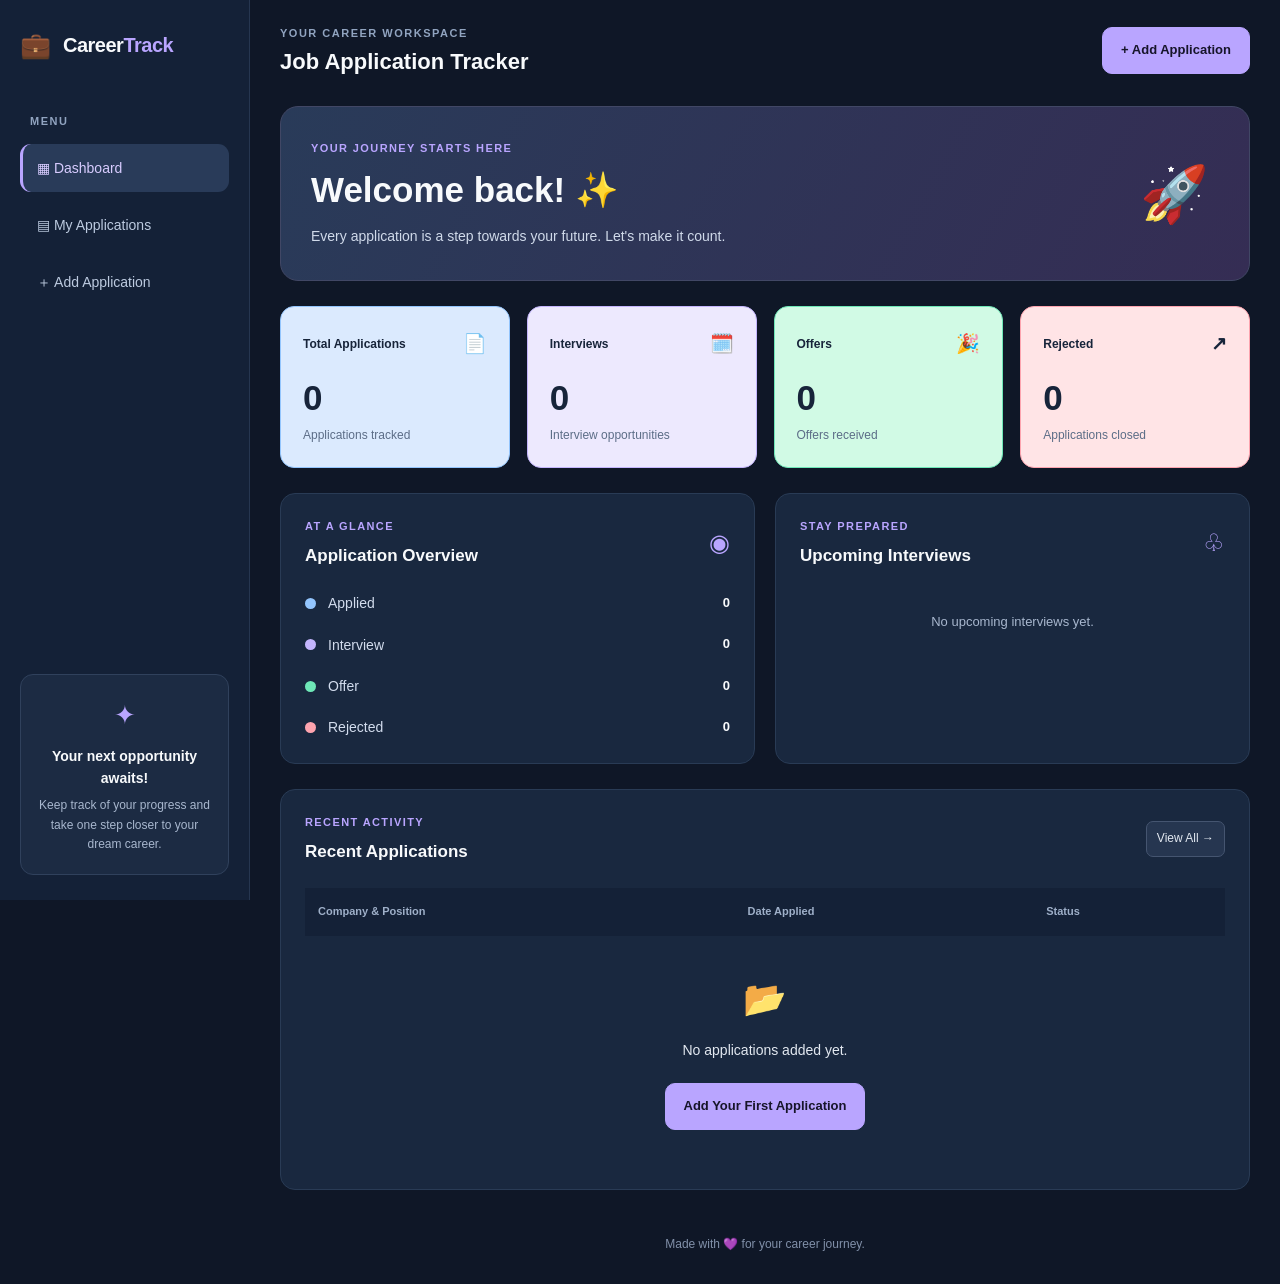
<file: index.html>
<!DOCTYPE html>
<html lang="en">
<head>
    <meta charset="UTF-8">
    <meta name="viewport" content="width=device-width, initial-scale=1.0">
    <meta name="description" content="CareerTrack helps you organise job and internship applications, track interviews and monitor your career progress.">
    <title>Dashboard | CareerTrack</title>

    <link rel="stylesheet" href="css/style.css">
    <script src="js/app.js" defer></script>
</head>
<body>

<div class="app-container">

    <aside class="sidebar">
        <div class="logo">
            <span class="logo-icon">💼</span>
            <h2>Career<span>Track</span></h2>
        </div>

        <p class="menu-heading">MENU</p>

        <nav class="sidebar-nav" aria-label="Main navigation">
            <a href="index.html" class="nav-link active" aria-current="page">▦ Dashboard</a>
            <a href="applications.html" class="nav-link">▤ My Applications</a>
            <a href="add-application.html" class="nav-link">＋ Add Application</a>
        </nav>

        <div class="sidebar-bottom">
            <div class="motivation-icon">✦</div>
            <h3>Your next opportunity awaits!</h3>
            <p>Keep track of your progress and take one step closer to your dream career.</p>
        </div>
    </aside>

    <main class="main-content">

        <header class="topbar">
            <div>
                <p class="topbar-label">YOUR CAREER WORKSPACE</p>
                <h2>Job Application Tracker</h2>
            </div>

            <a href="add-application.html" class="topbar-button">
                + Add Application
            </a>
        </header>

        <section class="welcome-section">
            <div>
                <p class="eyebrow">YOUR JOURNEY STARTS HERE</p>
                <h1>Welcome back! ✨</h1>
                <p class="welcome-text">
                    Every application is a step towards your future.
                    Let's make it count.
                </p>
            </div>

            <div class="welcome-illustration" aria-hidden="true">🚀</div>
        </section>

        <!-- Main Statistics -->
        <section class="stats-grid" aria-label="Application statistics">

            <article class="stat-card blue-card">
                <div class="stat-top">
                    <span>Total Applications</span>
                    <span class="stat-icon" aria-hidden="true">📄</span>
                </div>
                <h2 id="totalApplications">0</h2>
                <p>Applications tracked</p>
            </article>

            <article class="stat-card purple-card">
                <div class="stat-top">
                    <span>Interviews</span>
                    <span class="stat-icon" aria-hidden="true">🗓️</span>
                </div>
                <h2 id="totalInterviews">0</h2>
                <p>Interview opportunities</p>
            </article>

            <article class="stat-card green-card">
                <div class="stat-top">
                    <span>Offers</span>
                    <span class="stat-icon" aria-hidden="true">🎉</span>
                </div>
                <h2 id="totalOffers">0</h2>
                <p>Offers received</p>
            </article>

            <article class="stat-card pink-card">
                <div class="stat-top">
                    <span>Rejected</span>
                    <span class="stat-icon" aria-hidden="true">↗</span>
                </div>
                <h2 id="totalRejected">0</h2>
                <p>Applications closed</p>
            </article>

        </section>

        <!-- Overview and Upcoming Interviews -->
        <section class="dashboard-grid">

            <article class="panel">
                <div class="panel-heading">
                    <div>
                        <p class="eyebrow">AT A GLANCE</p>
                        <h2>Application Overview</h2>
                    </div>
                    <span class="heading-icon" aria-hidden="true">◉</span>
                </div>

                <div class="overview-list">

                    <div class="overview-item">
                        <span class="overview-dot dot-applied"></span>
                        <span>Applied</span>
                        <strong id="overviewApplied">0</strong>
                    </div>

                    <div class="overview-item">
                        <span class="overview-dot dot-interview"></span>
                        <span>Interview</span>
                        <strong id="overviewInterview">0</strong>
                    </div>

                    <div class="overview-item">
                        <span class="overview-dot dot-offer"></span>
                        <span>Offer</span>
                        <strong id="overviewOffer">0</strong>
                    </div>

                    <div class="overview-item">
                        <span class="overview-dot dot-rejected"></span>
                        <span>Rejected</span>
                        <strong id="overviewRejected">0</strong>
                    </div>

                </div>
            </article>

            <article class="panel">
                <div class="panel-heading">
                    <div>
                        <p class="eyebrow">STAY PREPARED</p>
                        <h2>Upcoming Interviews</h2>
                    </div>
                    <span class="heading-icon" aria-hidden="true">♧</span>
                </div>

                <div id="upcomingInterviews">
                    <p>No upcoming interviews yet.</p>
                </div>
            </article>

        </section>

        <!-- Recent Applications -->
        <section class="panel">
            <div class="panel-heading">
                <div>
                    <p class="eyebrow">RECENT ACTIVITY</p>
                    <h2>Recent Applications</h2>
                </div>

                <a href="applications.html" class="action-button">
                    View All →
                </a>
            </div>

            <div class="table-wrapper">
                <table class="applications-table">
                    <thead>
                        <tr>
                            <th>Company & Position</th>
                            <th>Date Applied</th>
                            <th>Status</th>
                        </tr>
                    </thead>
                    <tbody id="recentApplicationsBody"></tbody>
                </table>
            </div>

            <div id="recentEmptyState" class="empty-state" hidden>
                <span class="empty-icon" aria-hidden="true">📂</span>
                <p>No applications added yet.</p>
                <a href="add-application.html" class="topbar-button">
                    Add Your First Application
                </a>
            </div>
        </section>

        <footer class="footer">
            Made with 💜 for your career journey.
        </footer>

    </main>
</div>

</body>
</html>
</file>
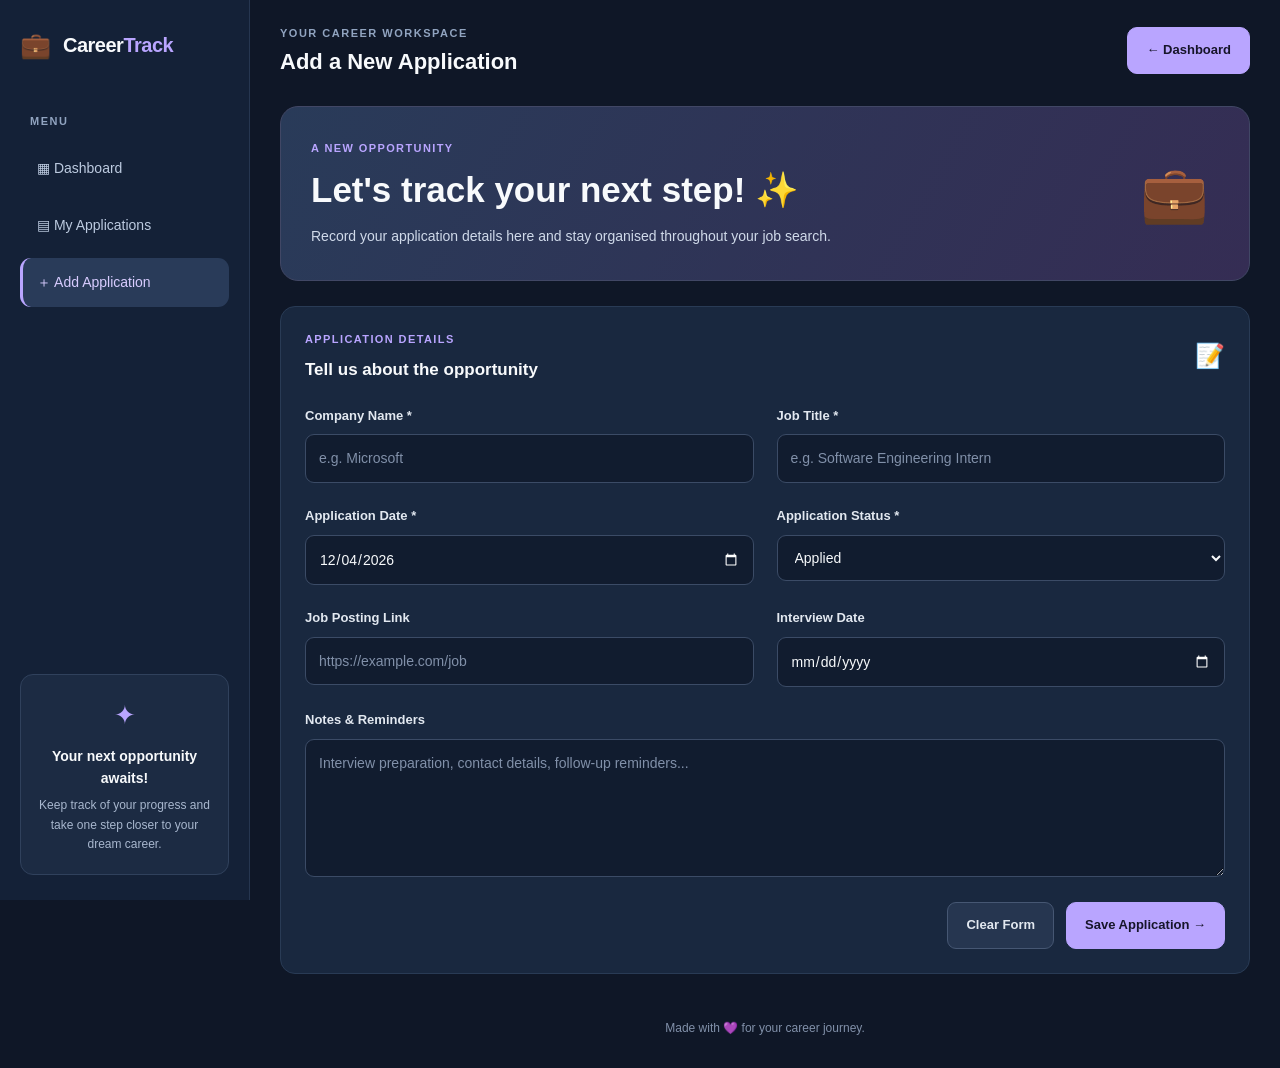
<file: add-application.html>
<!DOCTYPE html>
<html lang="en">
<head>
    <meta charset="UTF-8">
    <meta name="viewport" content="width=device-width, initial-scale=1.0">
    <meta name="description" content="Record a new job or internship application with CareerTrack.">
    <title>Add Application | CareerTrack</title>

    <link rel="stylesheet" href="css/style.css">
    <script src="js/form.js" defer></script>
</head>
<body>

<div class="app-container">

    <aside class="sidebar">
        <div class="logo">
            <span class="logo-icon">💼</span>
            <h2>Career<span>Track</span></h2>
        </div>

        <p class="menu-heading">MENU</p>

        <nav class="sidebar-nav" aria-label="Main navigation">
            <a href="index.html" class="nav-link">▦ Dashboard</a>
            <a href="applications.html" class="nav-link">▤ My Applications</a>
            <a href="add-application.html" class="nav-link active" aria-current="page">＋ Add Application</a>
        </nav>

        <div class="sidebar-bottom">
            <div class="motivation-icon">✦</div>
            <h3>Your next opportunity awaits!</h3>
            <p>Keep track of your progress and take one step closer to your dream career.</p>
        </div>
    </aside>

    <main class="main-content">

        <header class="topbar">
            <div>
                <p class="topbar-label">YOUR CAREER WORKSPACE</p>
                <h2>Add a New Application</h2>
            </div>

            <a href="index.html" class="topbar-button">
                ← Dashboard
            </a>
        </header>

        <section class="welcome-section">
            <div>
                <p class="eyebrow">A NEW OPPORTUNITY</p>
                <h1>Let's track your next step! ✨</h1>
                <p class="welcome-text">
                    Record your application details here and stay
                    organised throughout your job search.
                </p>
            </div>

            <div class="welcome-illustration" aria-hidden="true">💼</div>
        </section>

        <section class="panel form-panel">

            <div class="panel-heading">
                <div>
                    <p class="eyebrow">APPLICATION DETAILS</p>
                    <h2>Tell us about the opportunity</h2>
                </div>
                <span class="heading-icon" aria-hidden="true">📝</span>
            </div>

            <form id="applicationForm">

                <div class="form-grid">

                    <div class="form-group">
                        <label for="company">Company Name *</label>
                        <input
                            type="text"
                            id="company"
                            name="company"
                            placeholder="e.g. Microsoft"
                            maxlength="100"
                            autocomplete="organization"
                            required
                        >
                    </div>

                    <div class="form-group">
                        <label for="jobTitle">Job Title *</label>
                        <input
                            type="text"
                            id="jobTitle"
                            name="jobTitle"
                            placeholder="e.g. Software Engineering Intern"
                            maxlength="100"
                            required
                        >
                    </div>

                    <div class="form-group">
                        <label for="applicationDate">Application Date *</label>
                        <input
                            type="date"
                            id="applicationDate"
                            name="applicationDate"
                            required
                        >
                    </div>

                    <div class="form-group">
                        <label for="status">Application Status *</label>
                        <select id="status" name="status" required>
                            <option value="Applied">Applied</option>
                            <option value="Interview">Interview</option>
                            <option value="Offer">Offer</option>
                            <option value="Rejected">Rejected</option>
                        </select>
                    </div>

                    <div class="form-group">
                        <label for="jobLink">Job Posting Link</label>
                        <input
                            type="url"
                            id="jobLink"
                            name="jobLink"
                            placeholder="https://example.com/job"
                            maxlength="500"
                        >
                    </div>

                    <div class="form-group">
                        <label for="interviewDate">Interview Date</label>
                        <input
                            type="date"
                            id="interviewDate"
                            name="interviewDate"
                        >
                    </div>

                    <div class="form-group full-width">
                        <label for="notes">Notes & Reminders</label>
                        <textarea
                            id="notes"
                            name="notes"
                            rows="5"
                            maxlength="2000"
                            placeholder="Interview preparation, contact details, follow-up reminders..."
                        ></textarea>
                    </div>

                </div>

                <div
                    id="formMessage"
                    class="form-message"
                    role="status"
                    aria-live="polite"
                ></div>

                <div class="form-actions">
                    <button type="reset" class="secondary-button">
                        Clear Form
                    </button>

                    <button type="submit" class="primary-button">
                        Save Application →
                    </button>
                </div>

            </form>

        </section>

        <footer class="footer">
            Made with 💜 for your career journey.
        </footer>

    </main>
</div>

</body>
</html>
</file>
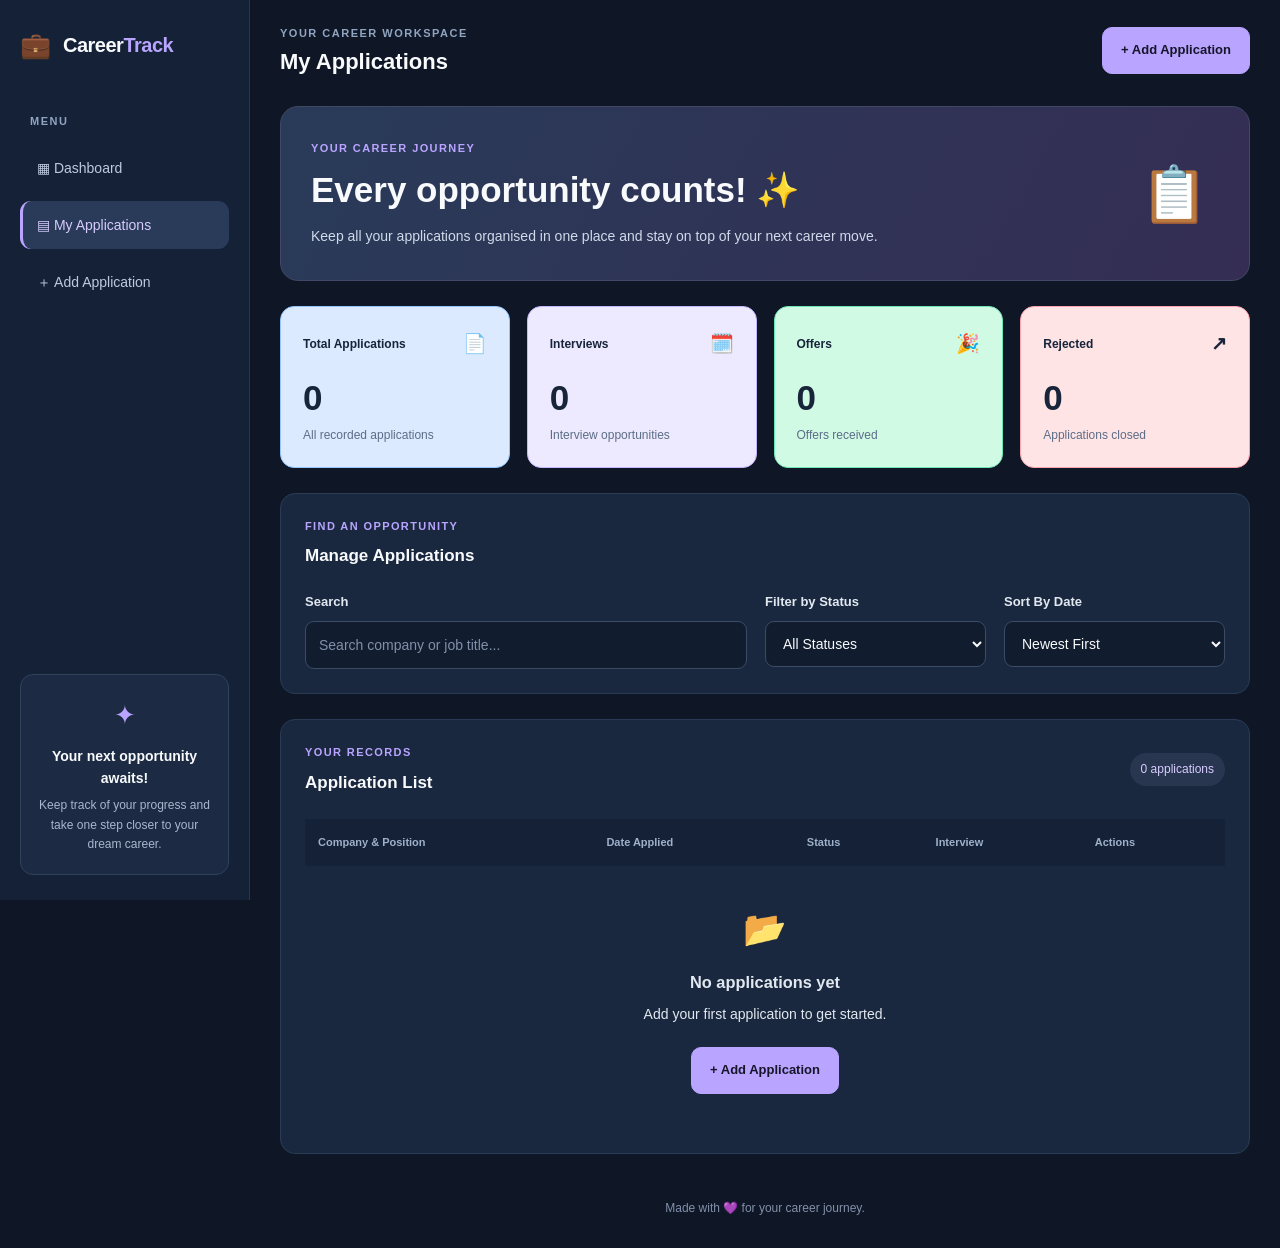
<file: applications.html>
<!DOCTYPE html>
<html lang="en">
<head>
    <meta charset="UTF-8">
    <meta name="viewport" content="width=device-width, initial-scale=1.0">
    <meta name="description" content="View, search, edit and manage your job and internship applications in CareerTrack.">
    <title>My Applications | CareerTrack</title>

    <link rel="stylesheet" href="css/style.css">
    <script src="js/applications.js" defer></script>
</head>
<body>

<div class="app-container">

    <aside class="sidebar">
        <div class="logo">
            <span class="logo-icon">💼</span>
            <h2>Career<span>Track</span></h2>
        </div>

        <p class="menu-heading">MENU</p>

        <nav class="sidebar-nav" aria-label="Main navigation">
            <a href="index.html" class="nav-link">▦ Dashboard</a>
            <a href="applications.html" class="nav-link active" aria-current="page">▤ My Applications</a>
            <a href="add-application.html" class="nav-link">＋ Add Application</a>
        </nav>

        <div class="sidebar-bottom">
            <div class="motivation-icon">✦</div>
            <h3>Your next opportunity awaits!</h3>
            <p>Keep track of your progress and take one step closer to your dream career.</p>
        </div>
    </aside>

    <main class="main-content">

        <header class="topbar">
            <div>
                <p class="topbar-label">YOUR CAREER WORKSPACE</p>
                <h2>My Applications</h2>
            </div>

            <a href="add-application.html" class="topbar-button">
                + Add Application
            </a>
        </header>

        <section class="welcome-section">
            <div>
                <p class="eyebrow">YOUR CAREER JOURNEY</p>
                <h1>Every opportunity counts! ✨</h1>
                <p class="welcome-text">
                    Keep all your applications organised in one place
                    and stay on top of your next career move.
                </p>
            </div>

            <div class="welcome-illustration" aria-hidden="true">📋</div>
        </section>

        <!-- Summary Statistics -->
        <section class="stats-grid application-summary">

            <article class="stat-card blue-card">
                <div class="stat-top">
                    <span>Total Applications</span>
                    <span class="stat-icon">📄</span>
                </div>
                <h2 id="listTotal">0</h2>
                <p>All recorded applications</p>
            </article>

            <article class="stat-card purple-card">
                <div class="stat-top">
                    <span>Interviews</span>
                    <span class="stat-icon">🗓️</span>
                </div>
                <h2 id="listInterviews">0</h2>
                <p>Interview opportunities</p>
            </article>

            <article class="stat-card green-card">
                <div class="stat-top">
                    <span>Offers</span>
                    <span class="stat-icon">🎉</span>
                </div>
                <h2 id="listOffers">0</h2>
                <p>Offers received</p>
            </article>

            <article class="stat-card pink-card">
                <div class="stat-top">
                    <span>Rejected</span>
                    <span class="stat-icon">↗</span>
                </div>
                <h2 id="listRejected">0</h2>
                <p>Applications closed</p>
            </article>

        </section>

        <!-- Search and Filter -->
        <section class="panel">
            <div class="panel-heading">
                <div>
                    <p class="eyebrow">FIND AN OPPORTUNITY</p>
                    <h2>Manage Applications</h2>
                </div>
            </div>

            <div class="filter-grid">

                <div class="form-group">
                    <label for="searchInput">Search</label>
                    <input
                        type="search"
                        id="searchInput"
                        placeholder="Search company or job title..."
                        autocomplete="off"
                    >
                </div>

                <div class="form-group">
                    <label for="statusFilter">Filter by Status</label>
                    <select id="statusFilter">
                        <option value="All">All Statuses</option>
                        <option value="Applied">Applied</option>
                        <option value="Interview">Interview</option>
                        <option value="Offer">Offer</option>
                        <option value="Rejected">Rejected</option>
                    </select>
                </div>

                <div class="form-group">
                    <label for="sortOrder">Sort By Date</label>
                    <select id="sortOrder">
                        <option value="newest">Newest First</option>
                        <option value="oldest">Oldest First</option>
                    </select>
                </div>

            </div>
        </section>

        <!-- Application Records -->
        <section class="panel">
            <div class="panel-heading">
                <div>
                    <p class="eyebrow">YOUR RECORDS</p>
                    <h2>Application List</h2>
                </div>

                <span id="resultsCount" class="results-count">0 applications</span>
            </div>

            <div class="table-wrapper">
                <table class="applications-table">
                    <thead>
                        <tr>
                            <th>Company & Position</th>
                            <th>Date Applied</th>
                            <th>Status</th>
                            <th>Interview</th>
                            <th>Actions</th>
                        </tr>
                    </thead>

                    <tbody id="applicationsTableBody"></tbody>
                </table>
            </div>

            <div id="emptyState" class="empty-state" hidden>
                <span class="empty-icon" aria-hidden="true">📂</span>
                <h3 id="emptyTitle">No applications yet</h3>
                <p id="emptyDescription">
                    Add your first application to get started.
                </p>
                <a href="add-application.html" class="topbar-button">
                    + Add Application
                </a>
            </div>
        </section>

        <footer class="footer">
            Made with 💜 for your career journey.
        </footer>

    </main>
</div>

<!-- Application Details Dialog -->
<dialog id="detailsDialog" class="details-dialog">
    <h2>Application Details</h2>

    <div id="detailsContent" class="details-content"></div>

    <div class="dialog-actions">
        <button type="button" id="closeDetails" class="secondary-button">
            Close
        </button>
    </div>
</dialog>

</body>
</html>
</file>
<file: css/style.css>
/* ==================================================
   CAREERTRACK - JOB APPLICATION TRACKER
   Main stylesheet for all pages
   ================================================== */

/* ---------- 1. Global Styles ---------- */

:root {
    --background: #0f1727;
    --sidebar: #142137;
    --panel: #19283f;
    --panel-hover: #22334e;
    --border: #30415c;
    --text: #f8fafc;
    --muted: #a8b7ce;
    --lavender: #b9a5ff;
    --lavender-light: #d8ccff;
    --blue: #dbeafe;
    --purple: #ede9fe;
    --green: #d1fae5;
    --pink: #ffe4e6;
    --danger: #fda4af;
    --success: #6ee7b7;
    --radius: 15px;
}

* {
    box-sizing: border-box;
    margin: 0;
    padding: 0;
}

html {
    scroll-behavior: smooth;
}

body {
    font-family: "Segoe UI", Arial, sans-serif;
    background: var(--background);
    color: var(--text);
    font-size: 14px;
    line-height: 1.6;
}

a {
    color: inherit;
    text-decoration: none;
}

button,
input,
select,
textarea {
    font: inherit;
}

button {
    cursor: pointer;
}

button:focus-visible,
a:focus-visible,
input:focus-visible,
select:focus-visible,
textarea:focus-visible {
    outline: 2px solid var(--lavender);
    outline-offset: 3px;
}

button:disabled {
    opacity: 0.6;
    cursor: not-allowed;
}

[hidden] {
    display: none !important;
}

/* ---------- 2. Main Layout ---------- */

.app-container {
    min-height: 100vh;
}

.sidebar {
    width: 250px;
    height: 100vh;
    position: fixed;
    top: 0;
    left: 0;
    display: flex;
    flex-direction: column;
    padding: 25px 20px;
    background: var(--sidebar);
    border-right: 1px solid #263650;
    overflow-y: auto;
    z-index: 10;
}

.main-content {
    margin-left: 250px;
    min-height: 100vh;
    padding: 25px 30px;
    max-width: 1800px;
}

/* ---------- 3. Sidebar ---------- */

.logo {
    display: flex;
    align-items: center;
    gap: 12px;
    margin-bottom: 48px;
}

.logo-icon {
    font-size: 25px;
}

.logo h2 {
    font-size: 20px;
    font-weight: 750;
    letter-spacing: -0.5px;
}

.logo h2 span {
    color: var(--lavender);
}

.menu-heading {
    color: #91a4c0;
    font-size: 11px;
    font-weight: 700;
    letter-spacing: 1.5px;
    margin: 0 10px 13px;
}

.sidebar-nav {
    display: flex;
    flex-direction: column;
    gap: 9px;
}

.nav-link {
    display: block;
    padding: 13px 14px;
    color: #bdcbe0;
    border-radius: 11px;
    border-left: 3px solid transparent;
    transition: background 0.2s, color 0.2s;
}

.nav-link:hover {
    background: #22334e;
    color: white;
}

.nav-link.active {
    color: var(--lavender-light);
    background: #293b59;
    border-left-color: var(--lavender);
}

.sidebar-bottom {
    margin-top: auto;
    padding: 20px 15px;
    border-radius: 13px;
    background: #1c2b43;
    border: 1px solid #30415c;
    text-align: center;
}

.motivation-icon {
    font-size: 26px;
    color: var(--lavender);
    margin-bottom: 8px;
}

.sidebar-bottom h3 {
    font-size: 14px;
    margin-bottom: 7px;
}

.sidebar-bottom p {
    color: var(--muted);
    font-size: 12px;
}

/* ---------- 4. Header ---------- */

.topbar {
    display: flex;
    justify-content: space-between;
    align-items: center;
    gap: 20px;
    margin-bottom: 30px;
}

.topbar-label {
    color: #91a4c0;
    font-size: 11px;
    font-weight: 700;
    letter-spacing: 1.5px;
    margin-bottom: 5px;
}

.topbar h2 {
    font-size: 22px;
    line-height: 1.3;
}

.topbar-button,
.primary-button {
    display: inline-flex;
    justify-content: center;
    align-items: center;
    gap: 8px;
    padding: 12px 18px;
    border: 1px solid var(--lavender);
    border-radius: 10px;
    background: var(--lavender);
    color: #17152a;
    font-weight: 700;
    font-size: 13px;
    transition: 0.2s;
}

.topbar-button:hover,
.primary-button:hover {
    background: var(--lavender-light);
    border-color: var(--lavender-light);
    transform: translateY(-1px);
}

/* ---------- 5. Welcome Banner ---------- */

.welcome-section {
    display: flex;
    justify-content: space-between;
    align-items: center;
    gap: 25px;
    padding: 30px;
    margin-bottom: 25px;
    min-height: 175px;
    background: linear-gradient(120deg, #293b59, #352d54);
    border: 1px solid #414765;
    border-radius: 18px;
}

.eyebrow {
    color: var(--lavender);
    font-size: 11px;
    font-weight: 750;
    letter-spacing: 1.4px;
    margin-bottom: 9px;
}

.welcome-section h1 {
    font-size: clamp(24px, 3vw, 35px);
    line-height: 1.3;
    margin-bottom: 12px;
}

.welcome-text {
    color: #d0daea;
    font-size: 14px;
    max-width: 650px;
}

.welcome-illustration {
    font-size: 55px;
    flex-shrink: 0;
    padding: 10px;
}

/* ---------- 6. Statistic Cards ---------- */

.stats-grid {
    display: grid;
    grid-template-columns: repeat(4, minmax(0, 1fr));
    gap: 17px;
    margin-bottom: 25px;
}

.stat-card {
    min-width: 0;
    min-height: 160px;
    padding: 22px;
    border-radius: 14px;
    border: 1px solid transparent;
    color: #17243a;
    transition: transform 0.2s;
}

.stat-card:hover {
    transform: translateY(-3px);
}

.blue-card {
    background: var(--blue);
    border-color: #93c5fd;
}

.purple-card {
    background: var(--purple);
    border-color: #c4b5fd;
}

.green-card {
    background: var(--green);
    border-color: #6ee7b7;
}

.pink-card {
    background: var(--pink);
    border-color: #fda4af;
}

.stat-top {
    display: flex;
    justify-content: space-between;
    align-items: center;
    gap: 8px;
    font-size: 12px;
    font-weight: 600;
}

.stat-icon {
    font-size: 19px;
}

.stat-card h2 {
    font-size: 35px;
    margin-top: 17px;
    line-height: 1.2;
}

.stat-card p {
    margin-top: 7px;
    color: #5c6d87;
    font-size: 12px;
}

/* ---------- 7. General Panels ---------- */

.dashboard-grid {
    display: grid;
    grid-template-columns: repeat(2, minmax(0, 1fr));
    gap: 20px;
    margin-bottom: 25px;
}

.panel {
    min-width: 0;
    padding: 24px;
    margin-bottom: 25px;
    background: var(--panel);
    border: 1px solid #293b55;
    border-radius: var(--radius);
}

.dashboard-grid .panel {
    margin-bottom: 0;
}

.panel-heading {
    display: flex;
    justify-content: space-between;
    align-items: center;
    gap: 15px;
    margin-bottom: 24px;
}

.panel-heading h2 {
    font-size: 17px;
    line-height: 1.4;
}

.heading-icon {
    font-size: 24px;
    color: var(--lavender);
}

/* ---------- 8. Application Overview ---------- */

.overview-list {
    display: flex;
    flex-direction: column;
    gap: 19px;
}

.overview-item {
    display: flex;
    align-items: center;
    gap: 12px;
    color: #d2dced;
}

.overview-dot {
    width: 11px;
    height: 11px;
    flex-shrink: 0;
    border-radius: 50%;
}

.dot-applied {
    background: #93c5fd;
}

.dot-interview {
    background: #c4b5fd;
}

.dot-offer {
    background: #6ee7b7;
}

.dot-rejected {
    background: #fda4af;
}

.overview-item strong {
    margin-left: auto;
    color: var(--text);
    font-size: 13px;
}

/* ---------- 9. Forms ---------- */

.form-panel {
    max-width: 1050px;
}

.form-grid {
    display: grid;
    grid-template-columns: repeat(2, minmax(0, 1fr));
    gap: 23px;
}

.form-group {
    display: flex;
    flex-direction: column;
    gap: 8px;
    min-width: 0;
}

.form-group label {
    color: #e2e8f0;
    font-size: 13px;
    font-weight: 650;
}

.form-group input,
.form-group select,
.form-group textarea {
    width: 100%;
    min-width: 0;
    padding: 12px 13px;
    color: var(--text);
    background: #111c2f;
    border: 1px solid #3b4b66;
    border-radius: 9px;
    outline: none;
    transition: border-color 0.2s, box-shadow 0.2s;
}

.form-group input,
.form-group select {
    min-height: 46px;
}

.form-group textarea {
    min-height: 120px;
    line-height: 1.6;
    resize: vertical;
}

.form-group input::placeholder,
.form-group textarea::placeholder {
    color: #8190a9;
}

.form-group input:focus,
.form-group select:focus,
.form-group textarea:focus {
    border-color: var(--lavender);
    box-shadow: 0 0 0 3px rgb(185 165 255 / 15%);
}

.form-group select option {
    color: var(--text);
    background: var(--panel);
}

.form-group input[type="date"] {
    color-scheme: dark;
}

.full-width {
    grid-column: 1 / -1;
}

.form-actions {
    display: flex;
    justify-content: flex-end;
    gap: 12px;
    flex-wrap: wrap;
    margin-top: 25px;
}

.primary-button {
    min-height: 44px;
}

.secondary-button {
    display: inline-flex;
    justify-content: center;
    align-items: center;
    padding: 12px 18px;
    color: #e2e8f0;
    background: #263650;
    border: 1px solid #465773;
    border-radius: 9px;
    font-weight: 650;
    font-size: 13px;
}

.secondary-button:hover {
    background: #344663;
}

.form-message {
    margin-top: 18px;
    font-size: 13px;
}

.form-message:empty {
    display: none;
}

.form-message.success {
    color: var(--success);
}

.form-message.error {
    color: var(--danger);
}

/* ---------- 10. Search and Filters ---------- */

.application-summary {
    margin-top: 25px;
}

.filter-grid {
    display: grid;
    grid-template-columns: 2fr 1fr 1fr;
    gap: 18px;
}

/* ---------- 11. Applications Table ---------- */

.table-wrapper {
    width: 100%;
    overflow-x: auto;
}

.applications-table {
    width: 100%;
    border-collapse: collapse;
    text-align: left;
}

.applications-table th {
    padding: 15px 13px;
    color: #9fb0c9;
    background: #142137;
    font-size: 11px;
    font-weight: 700;
    white-space: nowrap;
}

.applications-table td {
    padding: 16px 13px;
    color: #d8e1ef;
    border-bottom: 1px solid #2b3b54;
    vertical-align: middle;
}

.applications-table tbody tr:hover {
    background: #1d2d45;
}

.applications-table tbody tr:last-child td {
    border-bottom: none;
}

.company-name {
    color: var(--text);
    font-weight: 700;
    margin-bottom: 4px;
}

.job-name {
    color: #9eacc3;
    font-size: 12px;
}

.results-count {
    color: var(--lavender-light);
    background: #293650;
    padding: 7px 11px;
    border-radius: 20px;
    font-size: 12px;
    white-space: nowrap;
}

.status-badge {
    display: inline-block;
    padding: 6px 10px;
    border-radius: 20px;
    font-size: 11px;
    font-weight: 700;
    white-space: nowrap;
}

.status-applied {
    color: #bfdbfe;
    background: #1e3a5f;
}

.status-interview {
    color: #ddd6fe;
    background: #45336f;
}

.status-offer {
    color: #a7f3d0;
    background: #174c40;
}

.status-rejected {
    color: #fecdd3;
    background: #652d3b;
}

.application-actions {
    display: flex;
    gap: 7px;
    flex-wrap: wrap;
}

.action-button {
    padding: 7px 10px;
    color: #e2e8f0;
    background: #263650;
    border: 1px solid #455570;
    border-radius: 7px;
    font-size: 12px;
    white-space: nowrap;
}

.action-button:hover {
    color: var(--lavender-light);
    border-color: var(--lavender);
}

.delete-button:hover {
    color: var(--danger);
    border-color: var(--danger);
}

/* ---------- 12. Empty States ---------- */

.empty-state {
    padding: 35px 15px;
    text-align: center;
    color: var(--muted);
}

.empty-icon {
    display: block;
    font-size: 35px;
    margin-bottom: 12px;
}

.empty-state h3,
.empty-state p {
    color: #e2e8f0;
    margin-bottom: 7px;
}

.empty-state .topbar-button {
    margin-top: 15px;
}

/* ---------- 13. Upcoming Interviews ---------- */

#upcomingInterviews {
    display: flex;
    flex-direction: column;
    gap: 12px;
}

#upcomingInterviews > p {
    padding: 20px 10px;
    color: var(--muted);
    text-align: center;
    font-size: 13px;
}

.upcoming-interview-item {
    padding: 15px;
    background: #22314a;
    border: 1px solid #344560;
    border-radius: 12px;
}

.upcoming-interview-details h3 {
    color: var(--text);
    font-size: 14px;
    margin-bottom: 4px;
}

.upcoming-interview-details p {
    color: #b6c3d8;
    font-size: 12px;
    margin-bottom: 9px;
}

.upcoming-interview-date {
    display: inline-block;
    padding: 6px 9px;
    color: var(--lavender-light);
    background: #383354;
    border-radius: 7px;
    font-size: 11px;
}

/* ---------- 14. Application Details Dialog ---------- */

.details-dialog {
    width: min(560px, calc(100% - 30px));
    max-height: 85vh;
    overflow-y: auto;
    margin: auto;
    padding: 25px;
    color: var(--text);
    background: var(--panel);
    border: 1px solid #465773;
    border-radius: 16px;
}

.details-dialog::backdrop {
    background: rgb(5 10 20 / 75%);
}

.details-dialog h2 {
    margin-bottom: 20px;
}

.details-content {
    display: grid;
    gap: 14px;
}

.details-row {
    padding-bottom: 12px;
    border-bottom: 1px solid var(--border);
}

.details-label {
    display: block;
    color: var(--lavender);
    font-size: 11px;
    font-weight: 700;
    letter-spacing: 0.8px;
    margin-bottom: 4px;
}

.details-value {
    color: #e2e8f0;
    overflow-wrap: anywhere;
    white-space: pre-wrap;
}

.details-value a {
    color: var(--lavender-light);
    text-decoration: underline;
}

.dialog-actions {
    display: flex;
    justify-content: flex-end;
    gap: 10px;
    margin-top: 22px;
}

/* ---------- 15. Footer ---------- */

.footer {
    padding: 20px 0 5px;
    color: #8190a9;
    text-align: center;
    font-size: 12px;
}

/* ---------- 16. Responsive Layout ---------- */

@media (max-width: 1100px) {
    .sidebar {
        width: 220px;
        padding: 22px 15px;
    }

    .main-content {
        margin-left: 220px;
        padding: 22px;
    }

    .stats-grid {
        grid-template-columns: repeat(2, minmax(0, 1fr));
    }

    .dashboard-grid {
        grid-template-columns: 1fr;
    }
}

@media (max-width: 760px) {
    .sidebar {
        position: relative;
        width: 100%;
        height: auto;
        padding: 16px;
        border-right: none;
        border-bottom: 1px solid #263650;
    }

    .logo {
        margin-bottom: 18px;
    }

    .menu-heading {
        margin-bottom: 8px;
    }

    .sidebar-nav {
        flex-direction: row;
        flex-wrap: wrap;
        gap: 7px;
    }

    .nav-link {
        padding: 9px 11px;
        font-size: 12px;
    }

    .sidebar-bottom {
        display: none;
    }

    .main-content {
        margin-left: 0;
        padding: 20px 15px;
    }

    .topbar {
        align-items: flex-start;
        flex-direction: column;
        margin-bottom: 22px;
    }

    .topbar h2 {
        font-size: 20px;
    }

    .welcome-section {
        padding: 23px 20px;
        min-height: 0;
    }

    .welcome-illustration {
        font-size: 38px;
    }

    .panel {
        padding: 18px;
    }

    .filter-grid {
        grid-template-columns: 1fr 1fr;
    }

    .filter-grid .form-group:first-child {
        grid-column: 1 / -1;
    }
}

@media (max-width: 520px) {
    .stats-grid {
        grid-template-columns: 1fr 1fr;
        gap: 10px;
    }

    .stat-card {
        min-height: 135px;
        padding: 14px;
    }

    .stat-card h2 {
        font-size: 29px;
        margin-top: 12px;
    }

    .stat-top {
        font-size: 11px;
    }

    .stat-icon {
        font-size: 16px;
    }

    .welcome-section h1 {
        font-size: 24px;
    }

    .welcome-illustration {
        display: none;
    }

    .form-grid {
        grid-template-columns: 1fr;
        gap: 18px;
    }

    .full-width {
        grid-column: auto;
    }

    .filter-grid {
        grid-template-columns: 1fr;
    }

    .filter-grid .form-group:first-child {
        grid-column: auto;
    }

    .form-actions {
        flex-direction: column-reverse;
    }

    .form-actions button {
        width: 100%;
    }

    .panel-heading {
        align-items: flex-start;
    }

    .applications-table {
        min-width: 750px;
    }

    .application-summary .stat-card {
        padding: 12px;
    }
}
</file>
